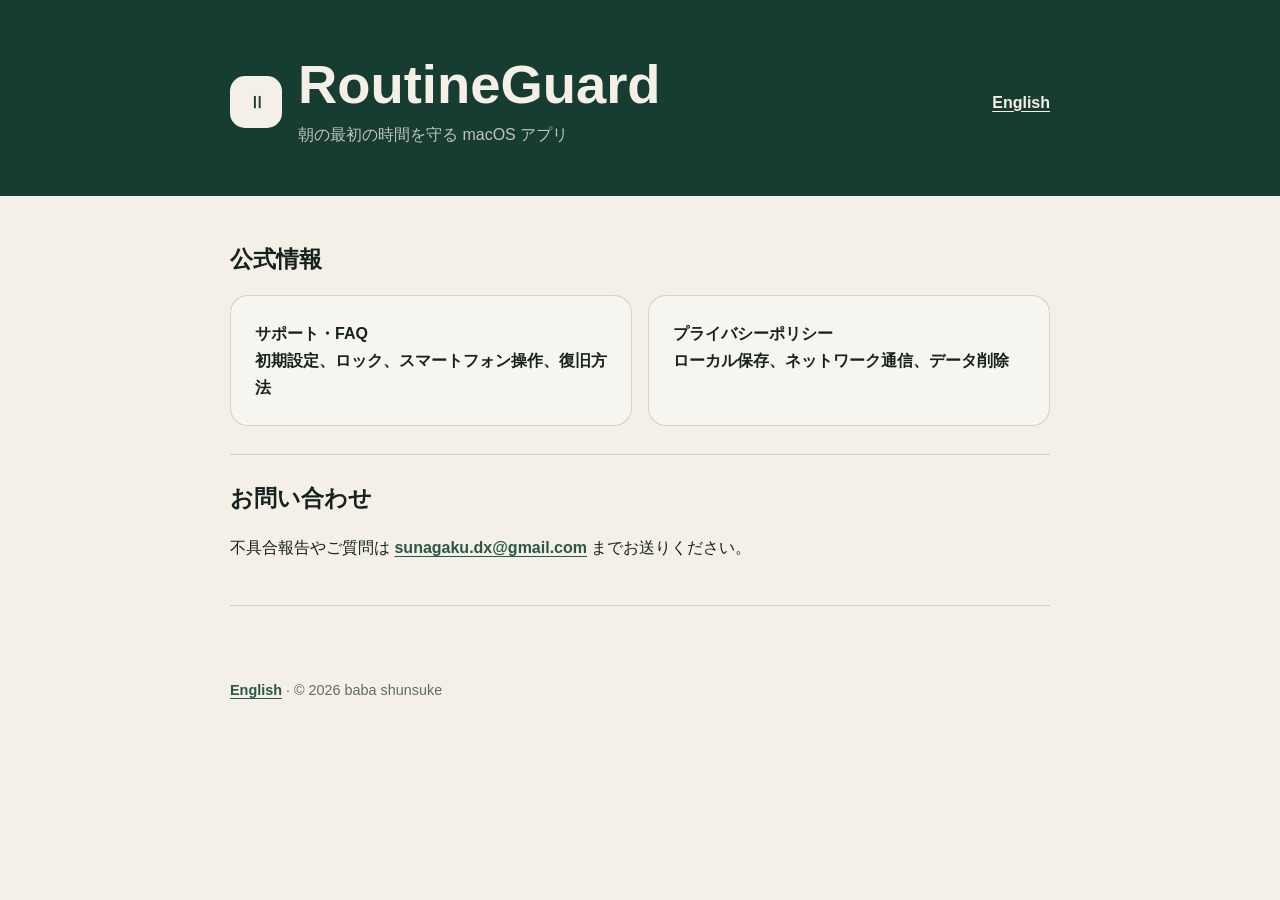
<file: index.html>
<!doctype html>
<html lang="ja">
  <head>
    <meta charset="utf-8">
    <meta name="viewport" content="width=device-width, initial-scale=1">
    <meta name="description" content="RoutineGuard の公式サポートとプライバシー情報">
    <title>RoutineGuard サポート</title>
    <link rel="stylesheet" href="styles.css">
  </head>
  <body>
    <header>
      <div class="header-inner brand">
        <div class="mark" aria-hidden="true">Ⅱ</div>
        <div>
          <h1>RoutineGuard</h1>
          <p class="tagline">朝の最初の時間を守る macOS アプリ</p>
        </div>
        <a class="language-link" href="en/" lang="en">English</a>
      </div>
    </header>
    <main>
      <section>
        <h2>公式情報</h2>
        <div class="cards">
          <a class="card" href="support.html">
            <strong>サポート・FAQ</strong><br>
            初期設定、ロック、スマートフォン操作、復旧方法
          </a>
          <a class="card" href="privacy-policy.html">
            <strong>プライバシーポリシー</strong><br>
            ローカル保存、ネットワーク通信、データ削除
          </a>
        </div>
      </section>
      <section>
        <h2>お問い合わせ</h2>
        <p>
          不具合報告やご質問は
          <a href="mailto:sunagaku.dx@gmail.com">sunagaku.dx@gmail.com</a>
          までお送りください。
        </p>
      </section>
    </main>
    <footer><a href="en/" lang="en">English</a> · © 2026 baba shunsuke</footer>
  </body>
</html>
</file>
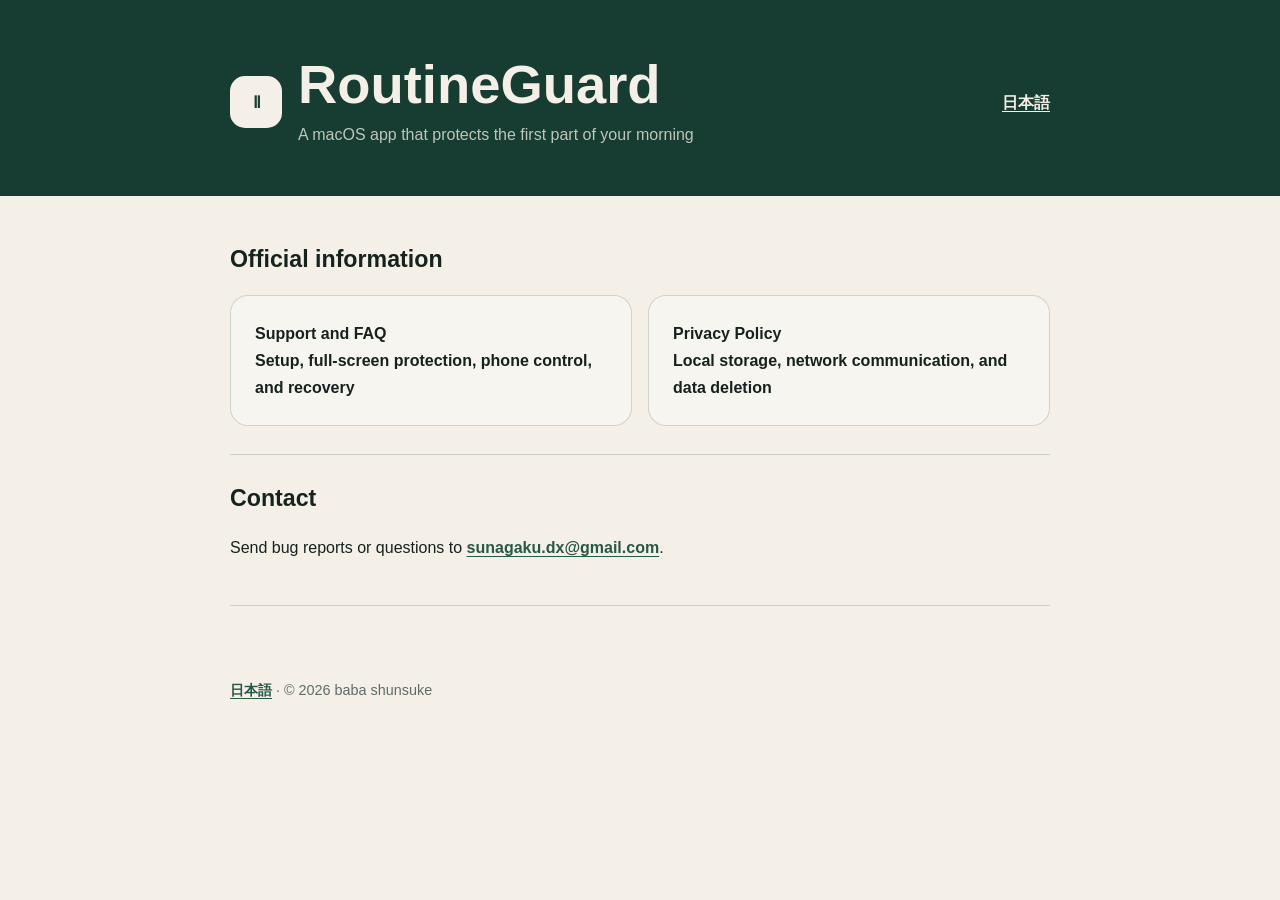
<file: en/index.html>
<!doctype html>
<html lang="en">
  <head>
    <meta charset="utf-8">
    <meta name="viewport" content="width=device-width, initial-scale=1">
    <meta name="description" content="Official support and privacy information for RoutineGuard">
    <title>RoutineGuard Support</title>
    <link rel="stylesheet" href="../styles.css">
  </head>
  <body>
    <header>
      <div class="header-inner brand">
        <div class="mark" aria-hidden="true">Ⅱ</div>
        <div>
          <h1>RoutineGuard</h1>
          <p class="tagline">A macOS app that protects the first part of your morning</p>
        </div>
        <a class="language-link" href="../" lang="ja">日本語</a>
      </div>
    </header>
    <main>
      <section>
        <h2>Official information</h2>
        <div class="cards">
          <a class="card" href="support.html">
            <strong>Support and FAQ</strong><br>
            Setup, full-screen protection, phone control, and recovery
          </a>
          <a class="card" href="privacy-policy.html">
            <strong>Privacy Policy</strong><br>
            Local storage, network communication, and data deletion
          </a>
        </div>
      </section>
      <section>
        <h2>Contact</h2>
        <p>
          Send bug reports or questions to
          <a href="mailto:sunagaku.dx@gmail.com">sunagaku.dx@gmail.com</a>.
        </p>
      </section>
    </main>
    <footer><a href="../" lang="ja">日本語</a> · © 2026 baba shunsuke</footer>
  </body>
</html>
</file>
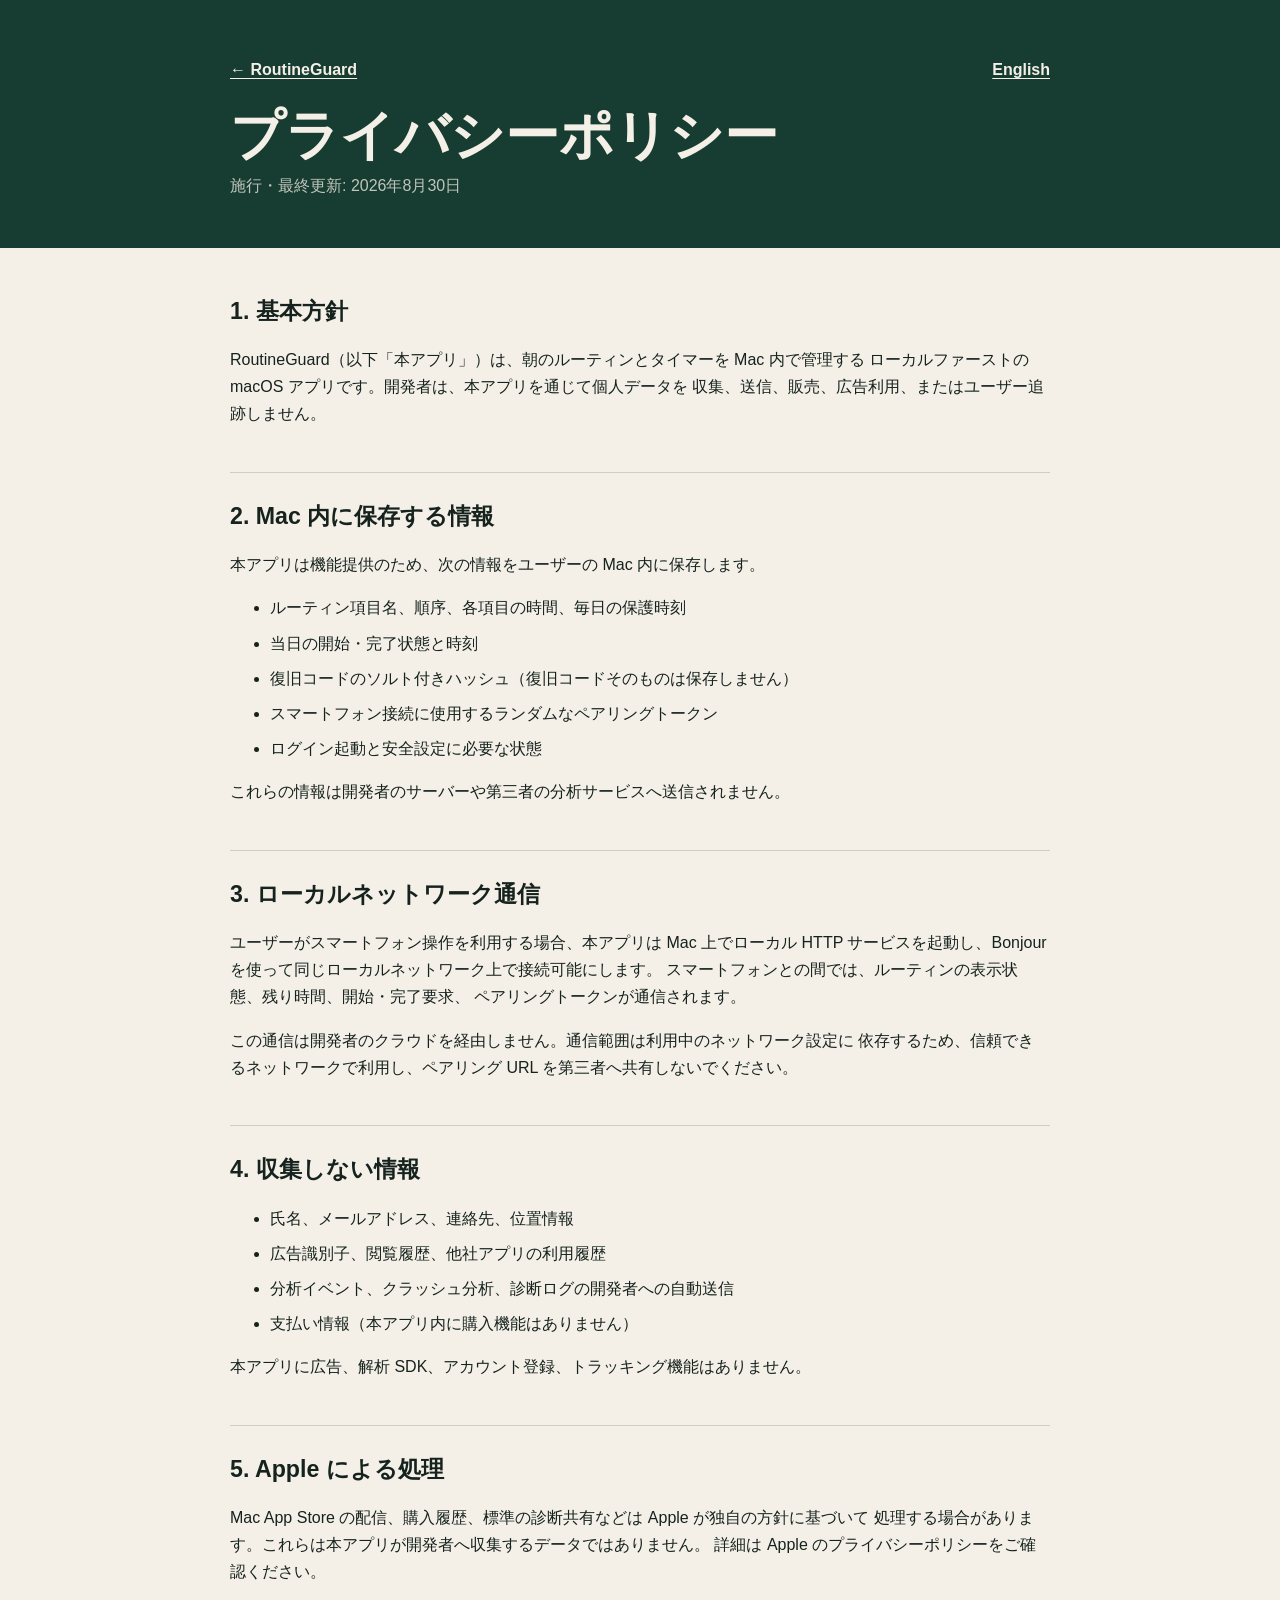
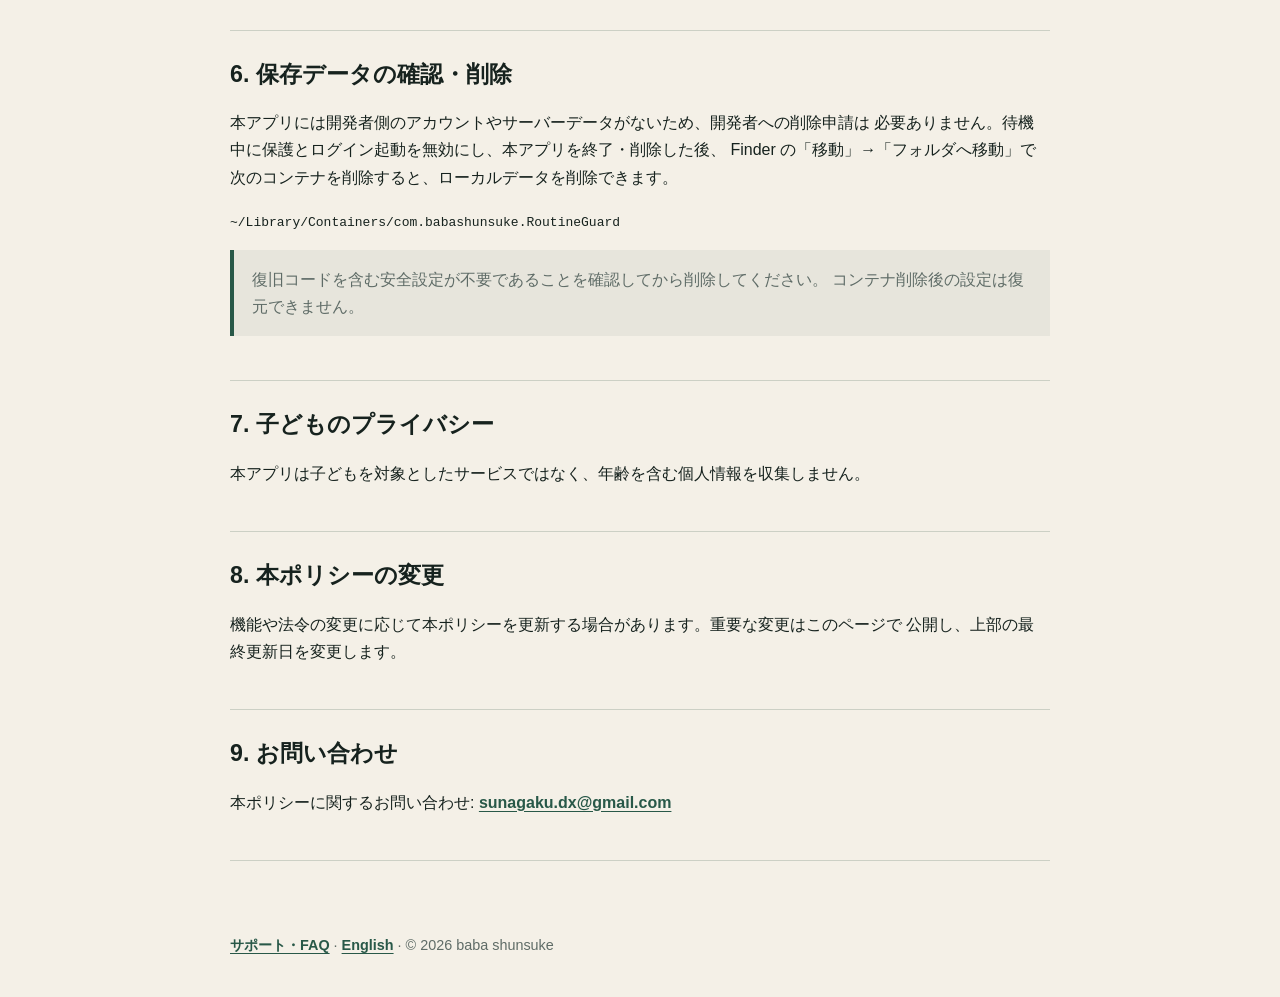
<file: privacy-policy.html>
<!doctype html>
<html lang="ja">
  <head>
    <meta charset="utf-8">
    <meta name="viewport" content="width=device-width, initial-scale=1">
    <meta name="description" content="RoutineGuard プライバシーポリシー">
    <title>プライバシーポリシー — RoutineGuard</title>
    <link rel="stylesheet" href="styles.css">
  </head>
  <body>
    <header>
      <div class="header-inner">
        <nav class="page-nav" aria-label="ページナビゲーション">
          <a href="index.html">← RoutineGuard</a>
          <a href="en/privacy-policy.html" lang="en">English</a>
        </nav>
        <h1>プライバシーポリシー</h1>
        <p class="tagline">施行・最終更新: 2026年8月30日</p>
      </div>
    </header>
    <main>
      <section>
        <h2>1. 基本方針</h2>
        <p>
          RoutineGuard（以下「本アプリ」）は、朝のルーティンとタイマーを Mac 内で管理する
          ローカルファーストの macOS アプリです。開発者は、本アプリを通じて個人データを
          収集、送信、販売、広告利用、またはユーザー追跡しません。
        </p>
      </section>

      <section>
        <h2>2. Mac 内に保存する情報</h2>
        <p>本アプリは機能提供のため、次の情報をユーザーの Mac 内に保存します。</p>
        <ul>
          <li>ルーティン項目名、順序、各項目の時間、毎日の保護時刻</li>
          <li>当日の開始・完了状態と時刻</li>
          <li>復旧コードのソルト付きハッシュ（復旧コードそのものは保存しません）</li>
          <li>スマートフォン接続に使用するランダムなペアリングトークン</li>
          <li>ログイン起動と安全設定に必要な状態</li>
        </ul>
        <p>これらの情報は開発者のサーバーや第三者の分析サービスへ送信されません。</p>
      </section>

      <section>
        <h2>3. ローカルネットワーク通信</h2>
        <p>
          ユーザーがスマートフォン操作を利用する場合、本アプリは Mac 上でローカル HTTP
          サービスを起動し、Bonjour を使って同じローカルネットワーク上で接続可能にします。
          スマートフォンとの間では、ルーティンの表示状態、残り時間、開始・完了要求、
          ペアリングトークンが通信されます。
        </p>
        <p>
          この通信は開発者のクラウドを経由しません。通信範囲は利用中のネットワーク設定に
          依存するため、信頼できるネットワークで利用し、ペアリング URL を第三者へ共有しないでください。
        </p>
      </section>

      <section>
        <h2>4. 収集しない情報</h2>
        <ul>
          <li>氏名、メールアドレス、連絡先、位置情報</li>
          <li>広告識別子、閲覧履歴、他社アプリの利用履歴</li>
          <li>分析イベント、クラッシュ分析、診断ログの開発者への自動送信</li>
          <li>支払い情報（本アプリ内に購入機能はありません）</li>
        </ul>
        <p>本アプリに広告、解析 SDK、アカウント登録、トラッキング機能はありません。</p>
      </section>

      <section>
        <h2>5. Apple による処理</h2>
        <p>
          Mac App Store の配信、購入履歴、標準の診断共有などは Apple が独自の方針に基づいて
          処理する場合があります。これらは本アプリが開発者へ収集するデータではありません。
          詳細は Apple のプライバシーポリシーをご確認ください。
        </p>
      </section>

      <section id="deletion">
        <h2>6. 保存データの確認・削除</h2>
        <p>
          本アプリには開発者側のアカウントやサーバーデータがないため、開発者への削除申請は
          必要ありません。待機中に保護とログイン起動を無効にし、本アプリを終了・削除した後、
          Finder の「移動」→「フォルダへ移動」で次のコンテナを削除すると、ローカルデータを削除できます。
        </p>
        <p><code>~/Library/Containers/com.babashunsuke.RoutineGuard</code></p>
        <p class="note">
          復旧コードを含む安全設定が不要であることを確認してから削除してください。
          コンテナ削除後の設定は復元できません。
        </p>
      </section>

      <section>
        <h2>7. 子どものプライバシー</h2>
        <p>
          本アプリは子どもを対象としたサービスではなく、年齢を含む個人情報を収集しません。
        </p>
      </section>

      <section>
        <h2>8. 本ポリシーの変更</h2>
        <p>
          機能や法令の変更に応じて本ポリシーを更新する場合があります。重要な変更はこのページで
          公開し、上部の最終更新日を変更します。
        </p>
      </section>

      <section>
        <h2>9. お問い合わせ</h2>
        <p>
          本ポリシーに関するお問い合わせ:
          <a href="mailto:sunagaku.dx@gmail.com">sunagaku.dx@gmail.com</a>
        </p>
      </section>
    </main>
    <footer><a href="support.html">サポート・FAQ</a> · <a href="en/privacy-policy.html" lang="en">English</a> · © 2026 baba shunsuke</footer>
  </body>
</html>
</file>
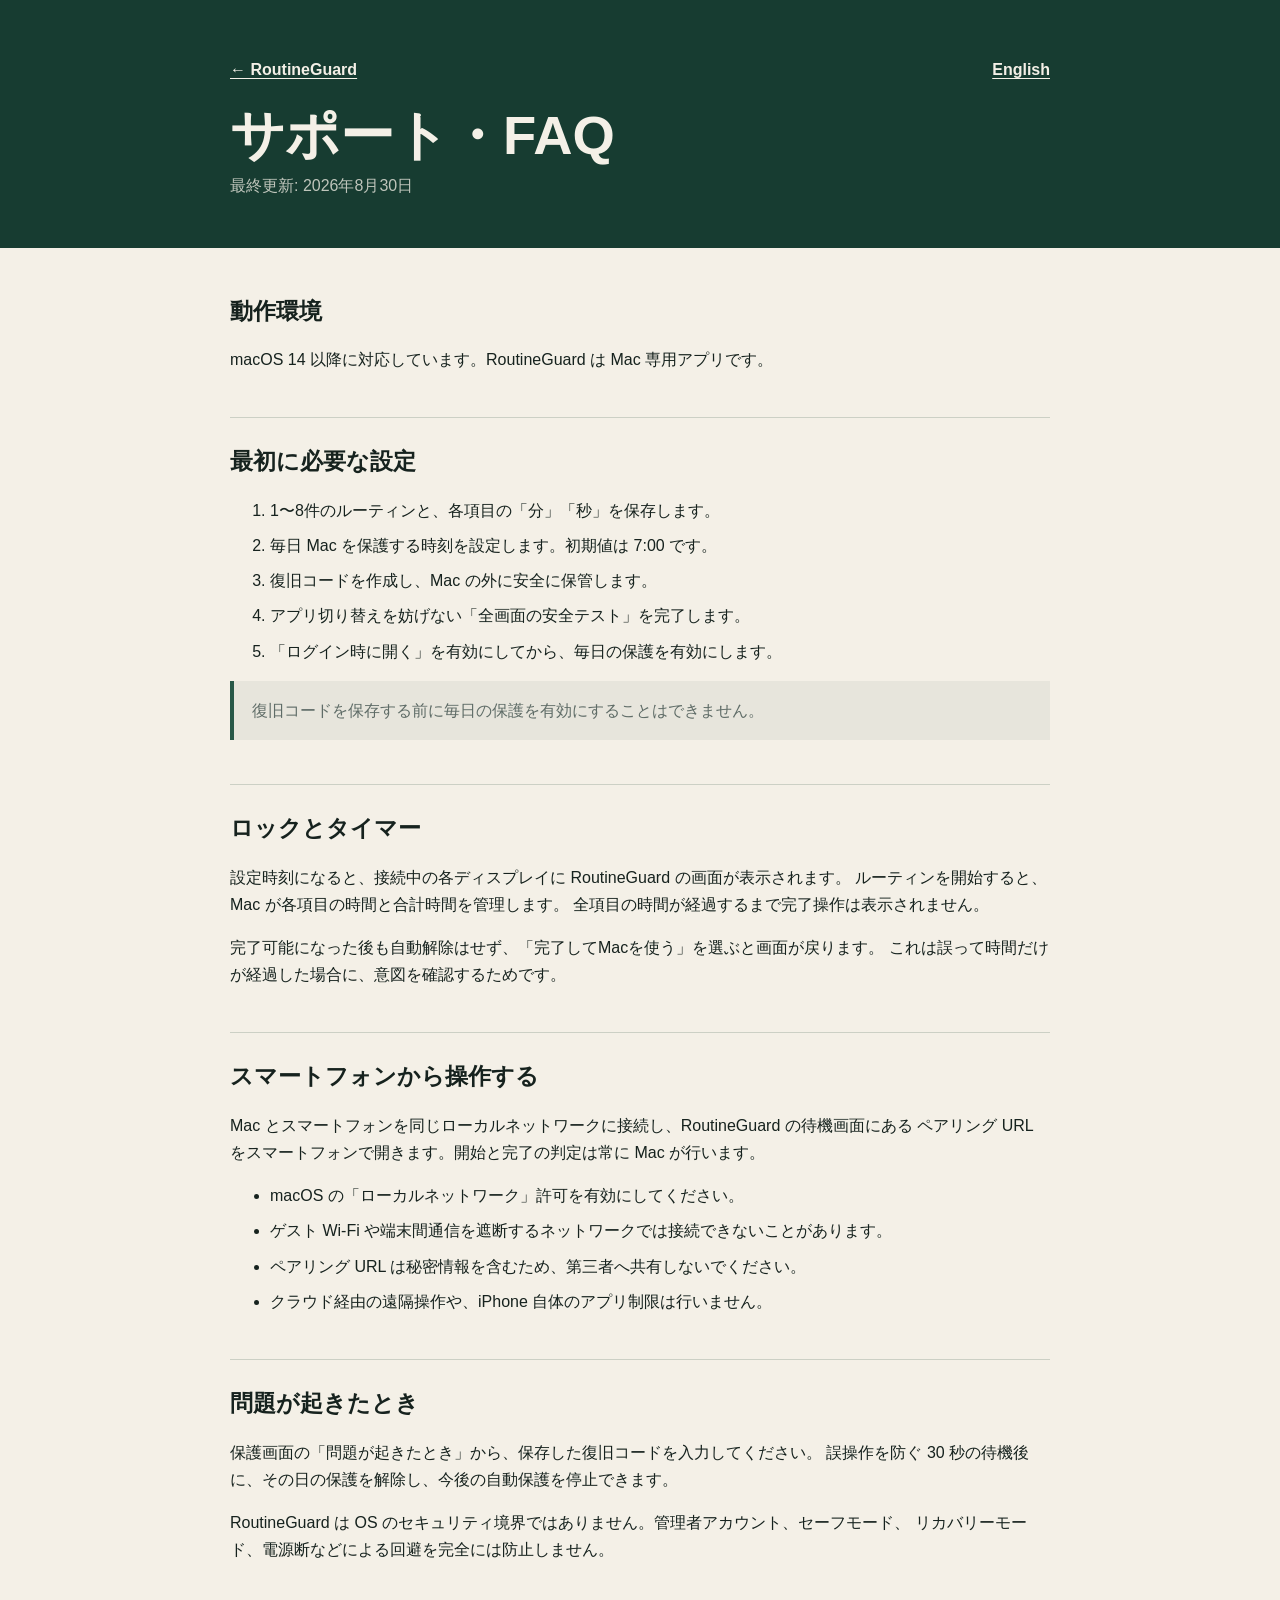
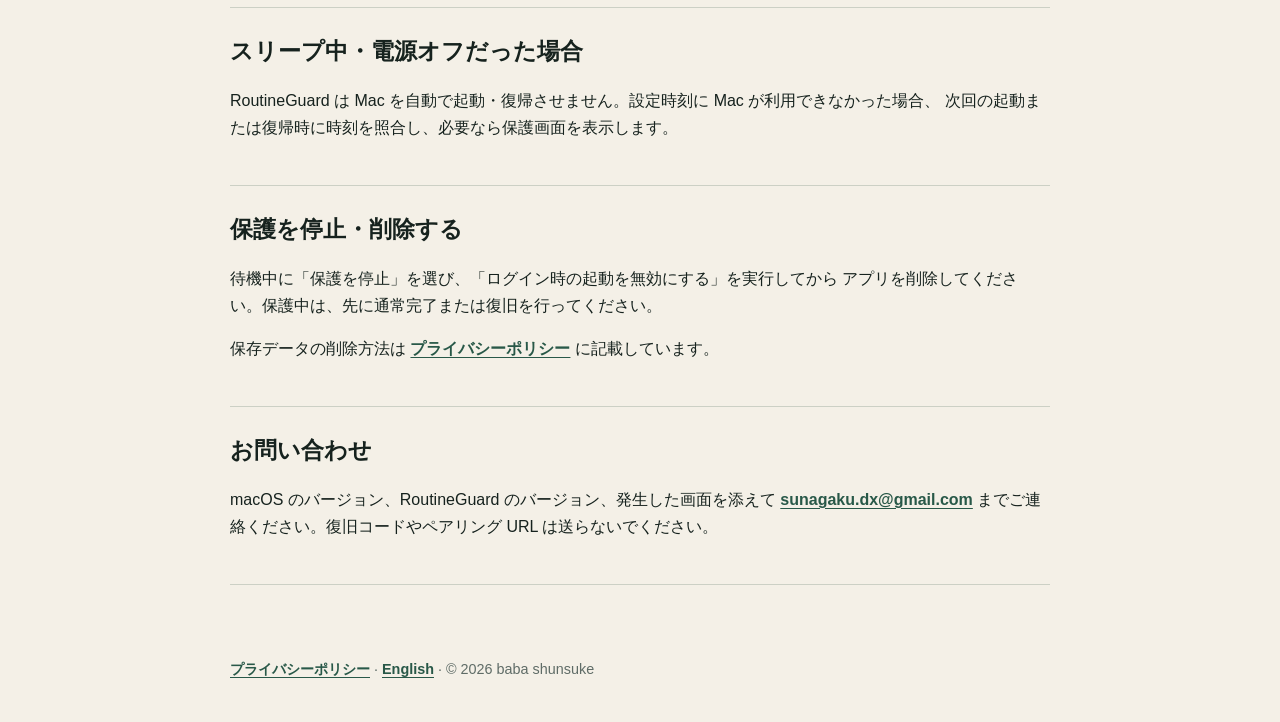
<file: support.html>
<!doctype html>
<html lang="ja">
  <head>
    <meta charset="utf-8">
    <meta name="viewport" content="width=device-width, initial-scale=1">
    <meta name="description" content="RoutineGuard の設定、ロック、復旧に関するサポート情報">
    <title>サポート・FAQ — RoutineGuard</title>
    <link rel="stylesheet" href="styles.css">
  </head>
  <body>
    <header>
      <div class="header-inner">
        <nav class="page-nav" aria-label="ページナビゲーション">
          <a href="index.html">← RoutineGuard</a>
          <a href="en/support.html" lang="en">English</a>
        </nav>
        <h1>サポート・FAQ</h1>
        <p class="tagline">最終更新: 2026年8月30日</p>
      </div>
    </header>
    <main>
      <section>
        <h2>動作環境</h2>
        <p>macOS 14 以降に対応しています。RoutineGuard は Mac 専用アプリです。</p>
      </section>

      <section>
        <h2>最初に必要な設定</h2>
        <ol>
          <li>1〜8件のルーティンと、各項目の「分」「秒」を保存します。</li>
          <li>毎日 Mac を保護する時刻を設定します。初期値は 7:00 です。</li>
          <li>復旧コードを作成し、Mac の外に安全に保管します。</li>
          <li>アプリ切り替えを妨げない「全画面の安全テスト」を完了します。</li>
          <li>「ログイン時に開く」を有効にしてから、毎日の保護を有効にします。</li>
        </ol>
        <p class="note">復旧コードを保存する前に毎日の保護を有効にすることはできません。</p>
      </section>

      <section>
        <h2>ロックとタイマー</h2>
        <p>
          設定時刻になると、接続中の各ディスプレイに RoutineGuard の画面が表示されます。
          ルーティンを開始すると、Mac が各項目の時間と合計時間を管理します。
          全項目の時間が経過するまで完了操作は表示されません。
        </p>
        <p>
          完了可能になった後も自動解除はせず、「完了してMacを使う」を選ぶと画面が戻ります。
          これは誤って時間だけが経過した場合に、意図を確認するためです。
        </p>
      </section>

      <section>
        <h2>スマートフォンから操作する</h2>
        <p>
          Mac とスマートフォンを同じローカルネットワークに接続し、RoutineGuard の待機画面にある
          ペアリング URL をスマートフォンで開きます。開始と完了の判定は常に Mac が行います。
        </p>
        <ul>
          <li>macOS の「ローカルネットワーク」許可を有効にしてください。</li>
          <li>ゲスト Wi-Fi や端末間通信を遮断するネットワークでは接続できないことがあります。</li>
          <li>ペアリング URL は秘密情報を含むため、第三者へ共有しないでください。</li>
          <li>クラウド経由の遠隔操作や、iPhone 自体のアプリ制限は行いません。</li>
        </ul>
      </section>

      <section>
        <h2>問題が起きたとき</h2>
        <p>
          保護画面の「問題が起きたとき」から、保存した復旧コードを入力してください。
          誤操作を防ぐ 30 秒の待機後に、その日の保護を解除し、今後の自動保護を停止できます。
        </p>
        <p>
          RoutineGuard は OS のセキュリティ境界ではありません。管理者アカウント、セーフモード、
          リカバリーモード、電源断などによる回避を完全には防止しません。
        </p>
      </section>

      <section>
        <h2>スリープ中・電源オフだった場合</h2>
        <p>
          RoutineGuard は Mac を自動で起動・復帰させません。設定時刻に Mac が利用できなかった場合、
          次回の起動または復帰時に時刻を照合し、必要なら保護画面を表示します。
        </p>
      </section>

      <section>
        <h2>保護を停止・削除する</h2>
        <p>
          待機中に「保護を停止」を選び、「ログイン時の起動を無効にする」を実行してから
          アプリを削除してください。保護中は、先に通常完了または復旧を行ってください。
        </p>
        <p>保存データの削除方法は <a href="privacy-policy.html#deletion">プライバシーポリシー</a> に記載しています。</p>
      </section>

      <section>
        <h2>お問い合わせ</h2>
        <p>
          macOS のバージョン、RoutineGuard のバージョン、発生した画面を添えて
          <a href="mailto:sunagaku.dx@gmail.com">sunagaku.dx@gmail.com</a>
          までご連絡ください。復旧コードやペアリング URL は送らないでください。
        </p>
      </section>
    </main>
    <footer><a href="privacy-policy.html">プライバシーポリシー</a> · <a href="en/support.html" lang="en">English</a> · © 2026 baba shunsuke</footer>
  </body>
</html>
</file>
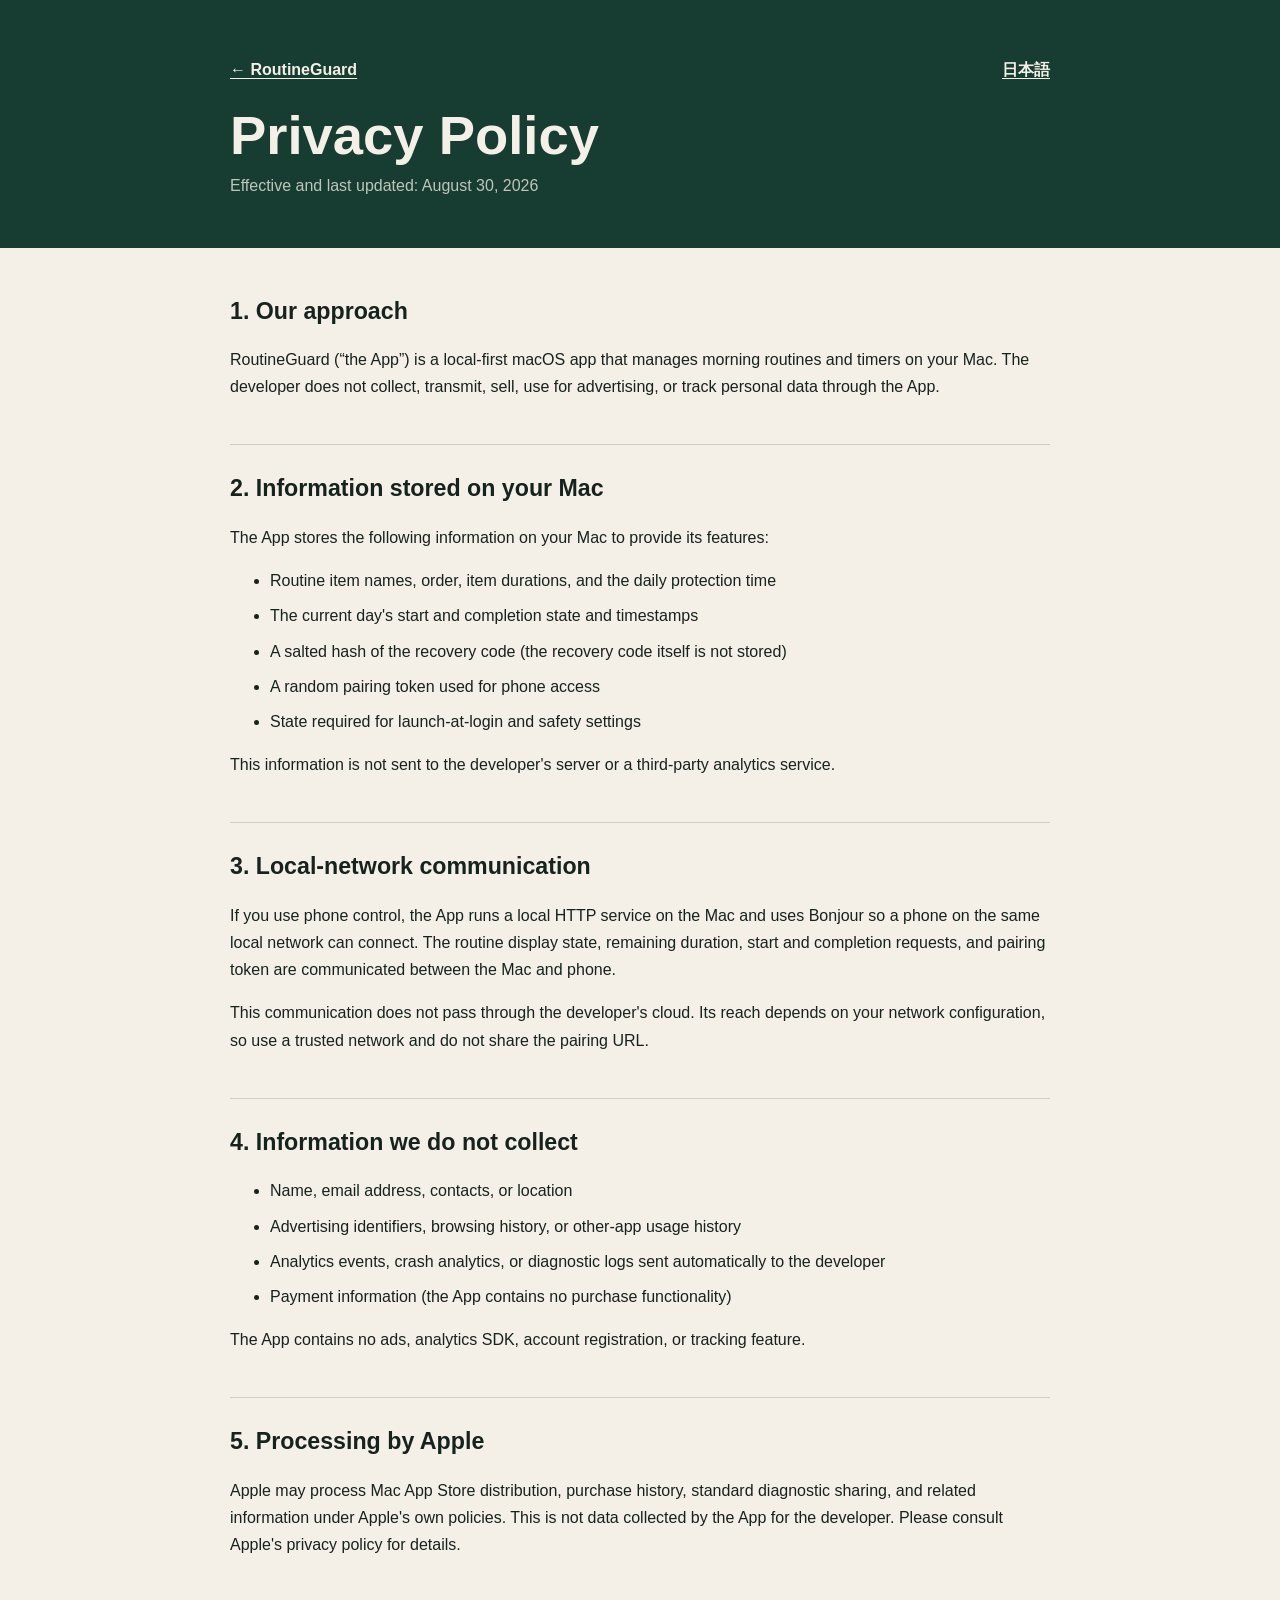
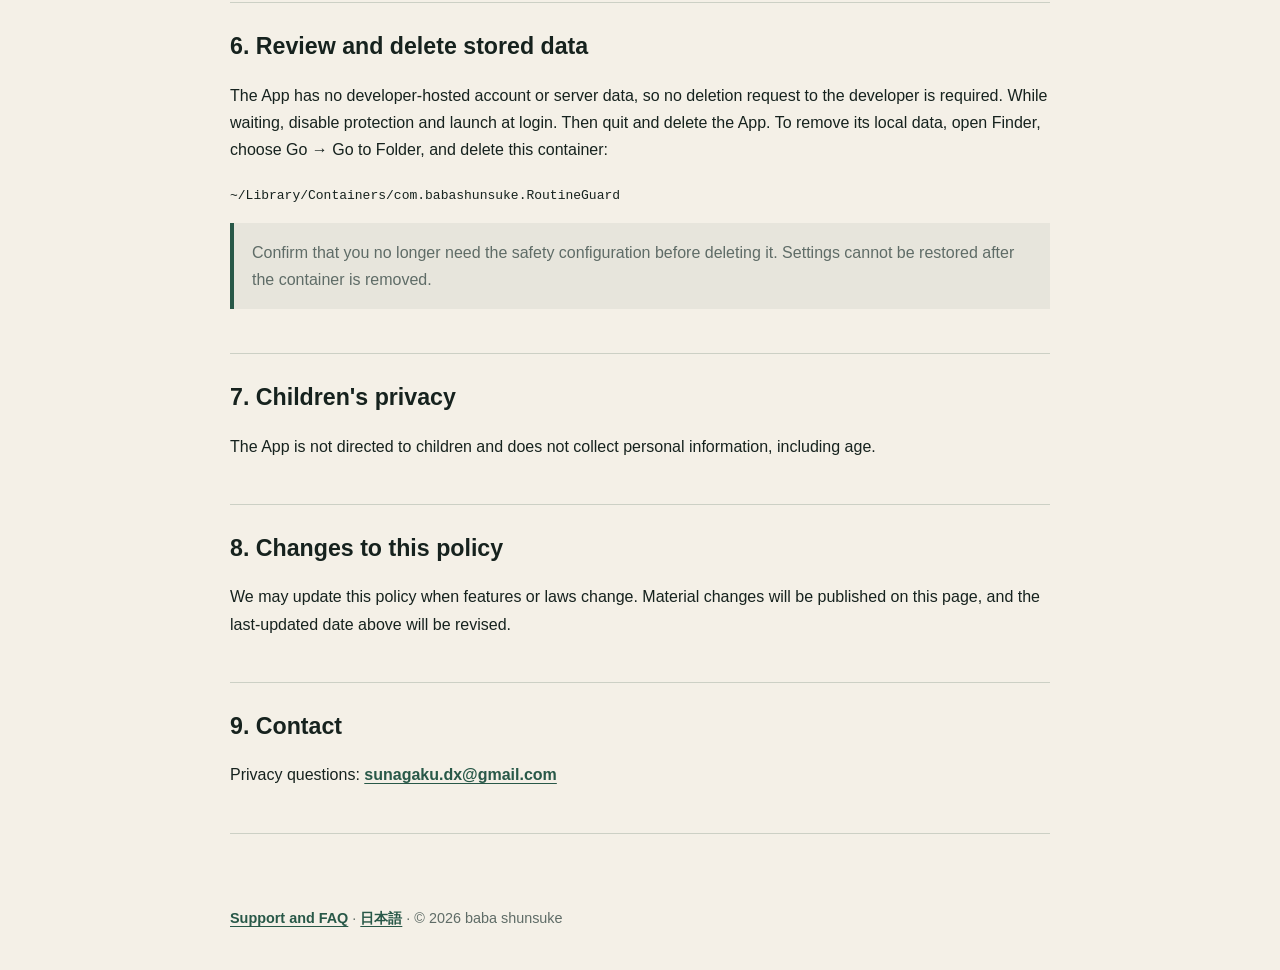
<file: en/privacy-policy.html>
<!doctype html>
<html lang="en">
  <head>
    <meta charset="utf-8">
    <meta name="viewport" content="width=device-width, initial-scale=1">
    <meta name="description" content="RoutineGuard Privacy Policy">
    <title>Privacy Policy — RoutineGuard</title>
    <link rel="stylesheet" href="../styles.css">
  </head>
  <body>
    <header>
      <div class="header-inner">
        <nav class="page-nav" aria-label="Page navigation">
          <a href="index.html">← RoutineGuard</a>
          <a href="../privacy-policy.html" lang="ja">日本語</a>
        </nav>
        <h1>Privacy Policy</h1>
        <p class="tagline">Effective and last updated: August 30, 2026</p>
      </div>
    </header>
    <main>
      <section>
        <h2>1. Our approach</h2>
        <p>
          RoutineGuard (“the App”) is a local-first macOS app that manages morning routines and timers on
          your Mac. The developer does not collect, transmit, sell, use for advertising, or track personal data through the App.
        </p>
      </section>

      <section>
        <h2>2. Information stored on your Mac</h2>
        <p>The App stores the following information on your Mac to provide its features:</p>
        <ul>
          <li>Routine item names, order, item durations, and the daily protection time</li>
          <li>The current day's start and completion state and timestamps</li>
          <li>A salted hash of the recovery code (the recovery code itself is not stored)</li>
          <li>A random pairing token used for phone access</li>
          <li>State required for launch-at-login and safety settings</li>
        </ul>
        <p>This information is not sent to the developer's server or a third-party analytics service.</p>
      </section>

      <section>
        <h2>3. Local-network communication</h2>
        <p>
          If you use phone control, the App runs a local HTTP service on the Mac and uses Bonjour so a phone
          on the same local network can connect. The routine display state, remaining duration, start and completion requests,
          and pairing token are communicated between the Mac and phone.
        </p>
        <p>
          This communication does not pass through the developer's cloud. Its reach depends on your network
          configuration, so use a trusted network and do not share the pairing URL.
        </p>
      </section>

      <section>
        <h2>4. Information we do not collect</h2>
        <ul>
          <li>Name, email address, contacts, or location</li>
          <li>Advertising identifiers, browsing history, or other-app usage history</li>
          <li>Analytics events, crash analytics, or diagnostic logs sent automatically to the developer</li>
          <li>Payment information (the App contains no purchase functionality)</li>
        </ul>
        <p>The App contains no ads, analytics SDK, account registration, or tracking feature.</p>
      </section>

      <section>
        <h2>5. Processing by Apple</h2>
        <p>
          Apple may process Mac App Store distribution, purchase history, standard diagnostic sharing, and
          related information under Apple's own policies. This is not data collected by the App for the developer.
          Please consult Apple's privacy policy for details.
        </p>
      </section>

      <section id="deletion">
        <h2>6. Review and delete stored data</h2>
        <p>
          The App has no developer-hosted account or server data, so no deletion request to the developer is
          required. While waiting, disable protection and launch at login. Then quit and delete the App. To remove
          its local data, open Finder, choose Go → Go to Folder, and delete this container:
        </p>
        <p><code>~/Library/Containers/com.babashunsuke.RoutineGuard</code></p>
        <p class="note">
          Confirm that you no longer need the safety configuration before deleting it. Settings cannot be restored
          after the container is removed.
        </p>
      </section>

      <section>
        <h2>7. Children's privacy</h2>
        <p>The App is not directed to children and does not collect personal information, including age.</p>
      </section>

      <section>
        <h2>8. Changes to this policy</h2>
        <p>
          We may update this policy when features or laws change. Material changes will be published on this
          page, and the last-updated date above will be revised.
        </p>
      </section>

      <section>
        <h2>9. Contact</h2>
        <p>Privacy questions: <a href="mailto:sunagaku.dx@gmail.com">sunagaku.dx@gmail.com</a></p>
      </section>
    </main>
    <footer><a href="support.html">Support and FAQ</a> · <a href="../privacy-policy.html" lang="ja">日本語</a> · © 2026 baba shunsuke</footer>
  </body>
</html>
</file>
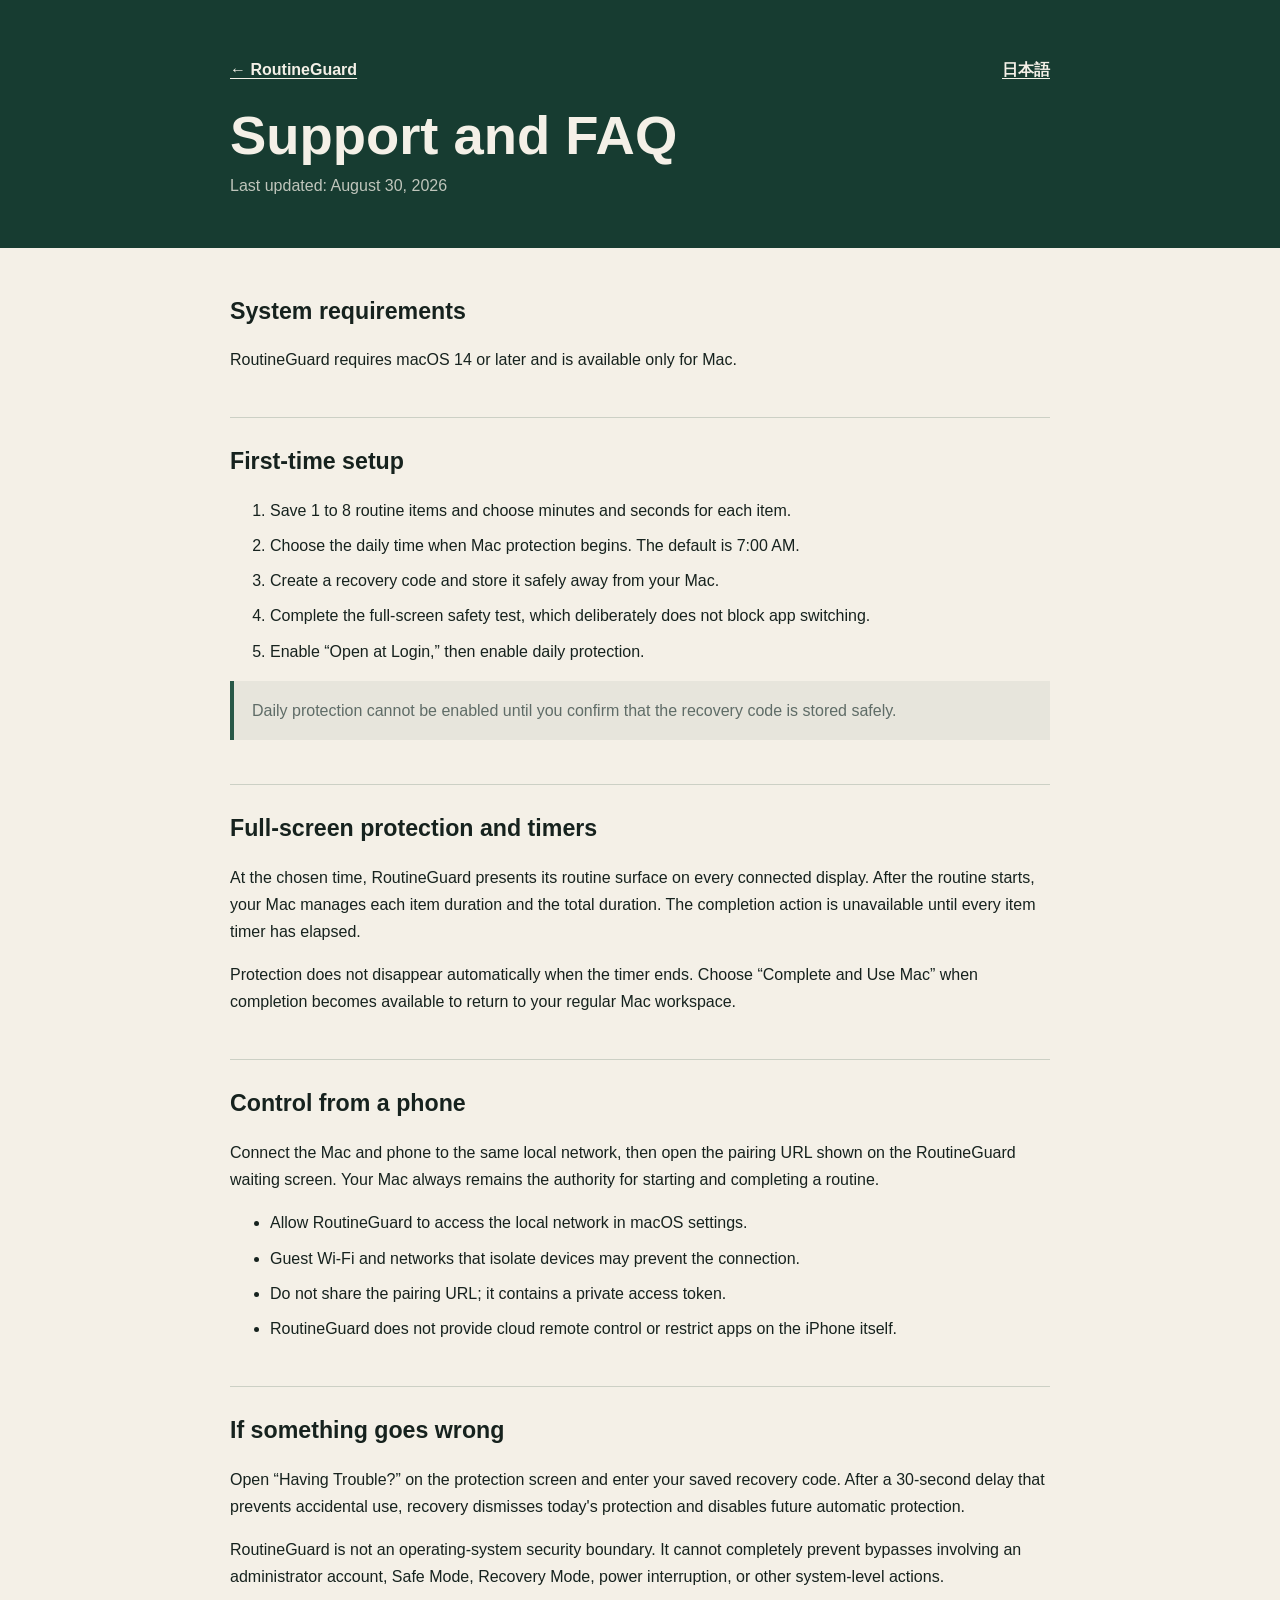
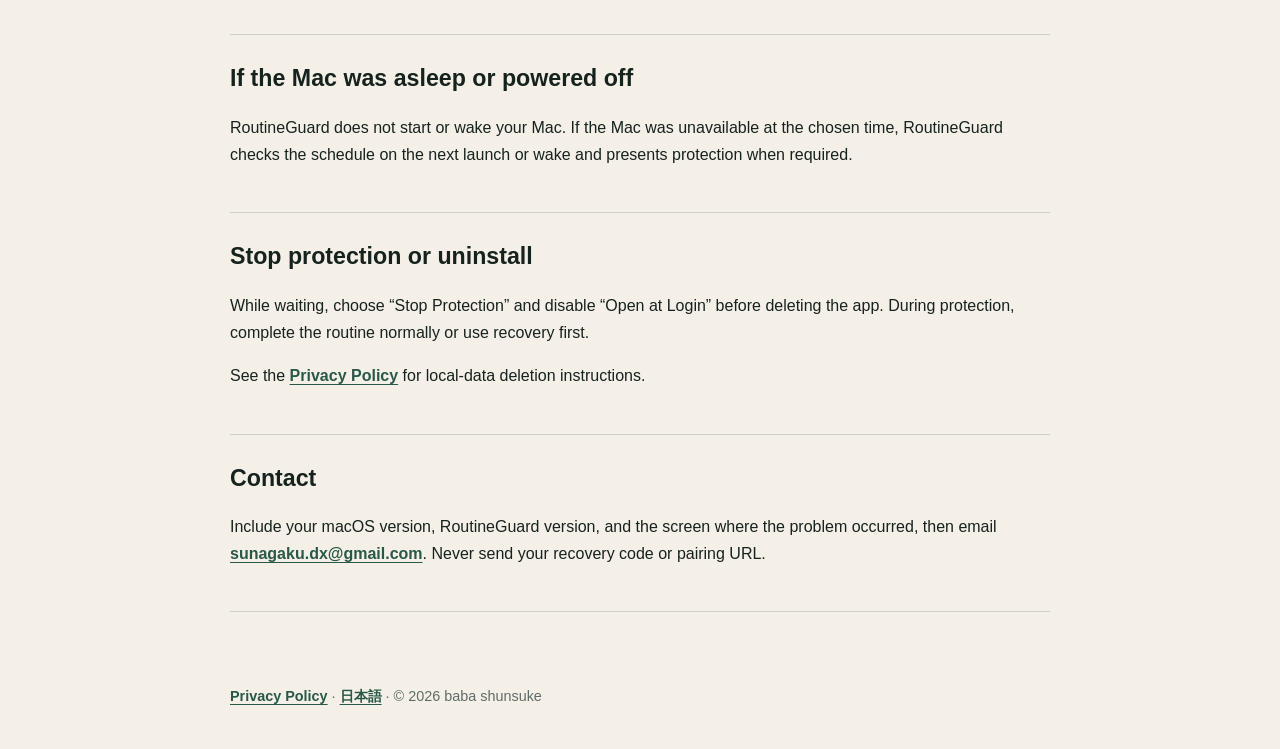
<file: en/support.html>
<!doctype html>
<html lang="en">
  <head>
    <meta charset="utf-8">
    <meta name="viewport" content="width=device-width, initial-scale=1">
    <meta name="description" content="Support for RoutineGuard setup, timers, full-screen protection, and recovery">
    <title>Support and FAQ — RoutineGuard</title>
    <link rel="stylesheet" href="../styles.css">
  </head>
  <body>
    <header>
      <div class="header-inner">
        <nav class="page-nav" aria-label="Page navigation">
          <a href="index.html">← RoutineGuard</a>
          <a href="../support.html" lang="ja">日本語</a>
        </nav>
        <h1>Support and FAQ</h1>
        <p class="tagline">Last updated: August 30, 2026</p>
      </div>
    </header>
    <main>
      <section>
        <h2>System requirements</h2>
        <p>RoutineGuard requires macOS 14 or later and is available only for Mac.</p>
      </section>

      <section>
        <h2>First-time setup</h2>
        <ol>
          <li>Save 1 to 8 routine items and choose minutes and seconds for each item.</li>
          <li>Choose the daily time when Mac protection begins. The default is 7:00 AM.</li>
          <li>Create a recovery code and store it safely away from your Mac.</li>
          <li>Complete the full-screen safety test, which deliberately does not block app switching.</li>
          <li>Enable “Open at Login,” then enable daily protection.</li>
        </ol>
        <p class="note">Daily protection cannot be enabled until you confirm that the recovery code is stored safely.</p>
      </section>

      <section>
        <h2>Full-screen protection and timers</h2>
        <p>
          At the chosen time, RoutineGuard presents its routine surface on every connected display.
          After the routine starts, your Mac manages each item duration and the total duration.
          The completion action is unavailable until every item timer has elapsed.
        </p>
        <p>
          Protection does not disappear automatically when the timer ends. Choose “Complete and Use Mac”
          when completion becomes available to return to your regular Mac workspace.
        </p>
      </section>

      <section>
        <h2>Control from a phone</h2>
        <p>
          Connect the Mac and phone to the same local network, then open the pairing URL shown on the
          RoutineGuard waiting screen. Your Mac always remains the authority for starting and completing a routine.
        </p>
        <ul>
          <li>Allow RoutineGuard to access the local network in macOS settings.</li>
          <li>Guest Wi-Fi and networks that isolate devices may prevent the connection.</li>
          <li>Do not share the pairing URL; it contains a private access token.</li>
          <li>RoutineGuard does not provide cloud remote control or restrict apps on the iPhone itself.</li>
        </ul>
      </section>

      <section>
        <h2>If something goes wrong</h2>
        <p>
          Open “Having Trouble?” on the protection screen and enter your saved recovery code. After a
          30-second delay that prevents accidental use, recovery dismisses today's protection and disables future automatic protection.
        </p>
        <p>
          RoutineGuard is not an operating-system security boundary. It cannot completely prevent bypasses
          involving an administrator account, Safe Mode, Recovery Mode, power interruption, or other system-level actions.
        </p>
      </section>

      <section>
        <h2>If the Mac was asleep or powered off</h2>
        <p>
          RoutineGuard does not start or wake your Mac. If the Mac was unavailable at the chosen time,
          RoutineGuard checks the schedule on the next launch or wake and presents protection when required.
        </p>
      </section>

      <section>
        <h2>Stop protection or uninstall</h2>
        <p>
          While waiting, choose “Stop Protection” and disable “Open at Login” before deleting the app.
          During protection, complete the routine normally or use recovery first.
        </p>
        <p>See the <a href="privacy-policy.html#deletion">Privacy Policy</a> for local-data deletion instructions.</p>
      </section>

      <section>
        <h2>Contact</h2>
        <p>
          Include your macOS version, RoutineGuard version, and the screen where the problem occurred, then
          email <a href="mailto:sunagaku.dx@gmail.com">sunagaku.dx@gmail.com</a>. Never send your recovery code or pairing URL.
        </p>
      </section>
    </main>
    <footer><a href="privacy-policy.html">Privacy Policy</a> · <a href="../support.html" lang="ja">日本語</a> · © 2026 baba shunsuke</footer>
  </body>
</html>
</file>
<file: styles.css>
:root {
  color-scheme: light;
  --spruce: #173c31;
  --spruce-soft: #285848;
  --paper: #f4f0e7;
  --ink: #16221e;
  --muted: #5f6c67;
  --line: rgba(23, 60, 49, 0.18);
}

* {
  box-sizing: border-box;
}

html {
  background: var(--paper);
  font-family: -apple-system, BlinkMacSystemFont, "Hiragino Sans", "Yu Gothic", sans-serif;
  line-height: 1.7;
}

body {
  margin: 0;
  color: var(--ink);
}

header {
  color: var(--paper);
  background: var(--spruce);
  padding: 56px 24px 48px;
}

.header-inner,
main,
footer {
  width: min(100% - 40px, 820px);
  margin-inline: auto;
}

.brand {
  display: flex;
  align-items: center;
  gap: 16px;
}

.language-link {
  margin-left: auto;
}

.page-nav {
  display: flex;
  justify-content: space-between;
  gap: 24px;
  margin-bottom: 24px;
}

header a {
  color: inherit;
}

.mark {
  width: 52px;
  height: 52px;
  display: grid;
  place-items: center;
  background: var(--paper);
  color: var(--spruce);
  border-radius: 15px;
  font-weight: 900;
  letter-spacing: -0.12em;
}

h1,
h2,
h3,
p {
  margin-top: 0;
}

h1 {
  margin-bottom: 4px;
  font-size: clamp(2rem, 7vw, 3.4rem);
  line-height: 1.05;
}

.tagline {
  margin: 8px 0 0;
  color: rgba(244, 240, 231, 0.76);
}

main {
  padding-block: 48px 72px;
}

section {
  padding: 28px 0;
  border-bottom: 1px solid var(--line);
}

section:first-child {
  padding-top: 0;
}

h2 {
  font-size: 1.45rem;
  line-height: 1.35;
}

h3 {
  margin-top: 24px;
  font-size: 1.05rem;
}

a {
  color: var(--spruce-soft);
  font-weight: 650;
  text-underline-offset: 3px;
}

.cards {
  display: grid;
  grid-template-columns: repeat(auto-fit, minmax(240px, 1fr));
  gap: 16px;
}

.card {
  display: block;
  padding: 24px;
  border: 1px solid var(--line);
  border-radius: 18px;
  color: inherit;
  text-decoration: none;
  background: rgba(255, 255, 255, 0.32);
}

.card:hover {
  border-color: var(--spruce-soft);
}

.meta,
.note {
  color: var(--muted);
}

.note {
  padding: 16px 18px;
  border-left: 4px solid var(--spruce-soft);
  background: rgba(23, 60, 49, 0.06);
}

li + li {
  margin-top: 8px;
}

code {
  overflow-wrap: anywhere;
}

footer {
  padding: 0 0 40px;
  color: var(--muted);
  font-size: 0.9rem;
}

@media (max-width: 540px) {
  header {
    padding-top: 40px;
  }

  .header-inner,
  main,
  footer {
    width: min(100% - 28px, 820px);
  }

  .brand {
    align-items: flex-start;
    flex-wrap: wrap;
  }
}
</file>
